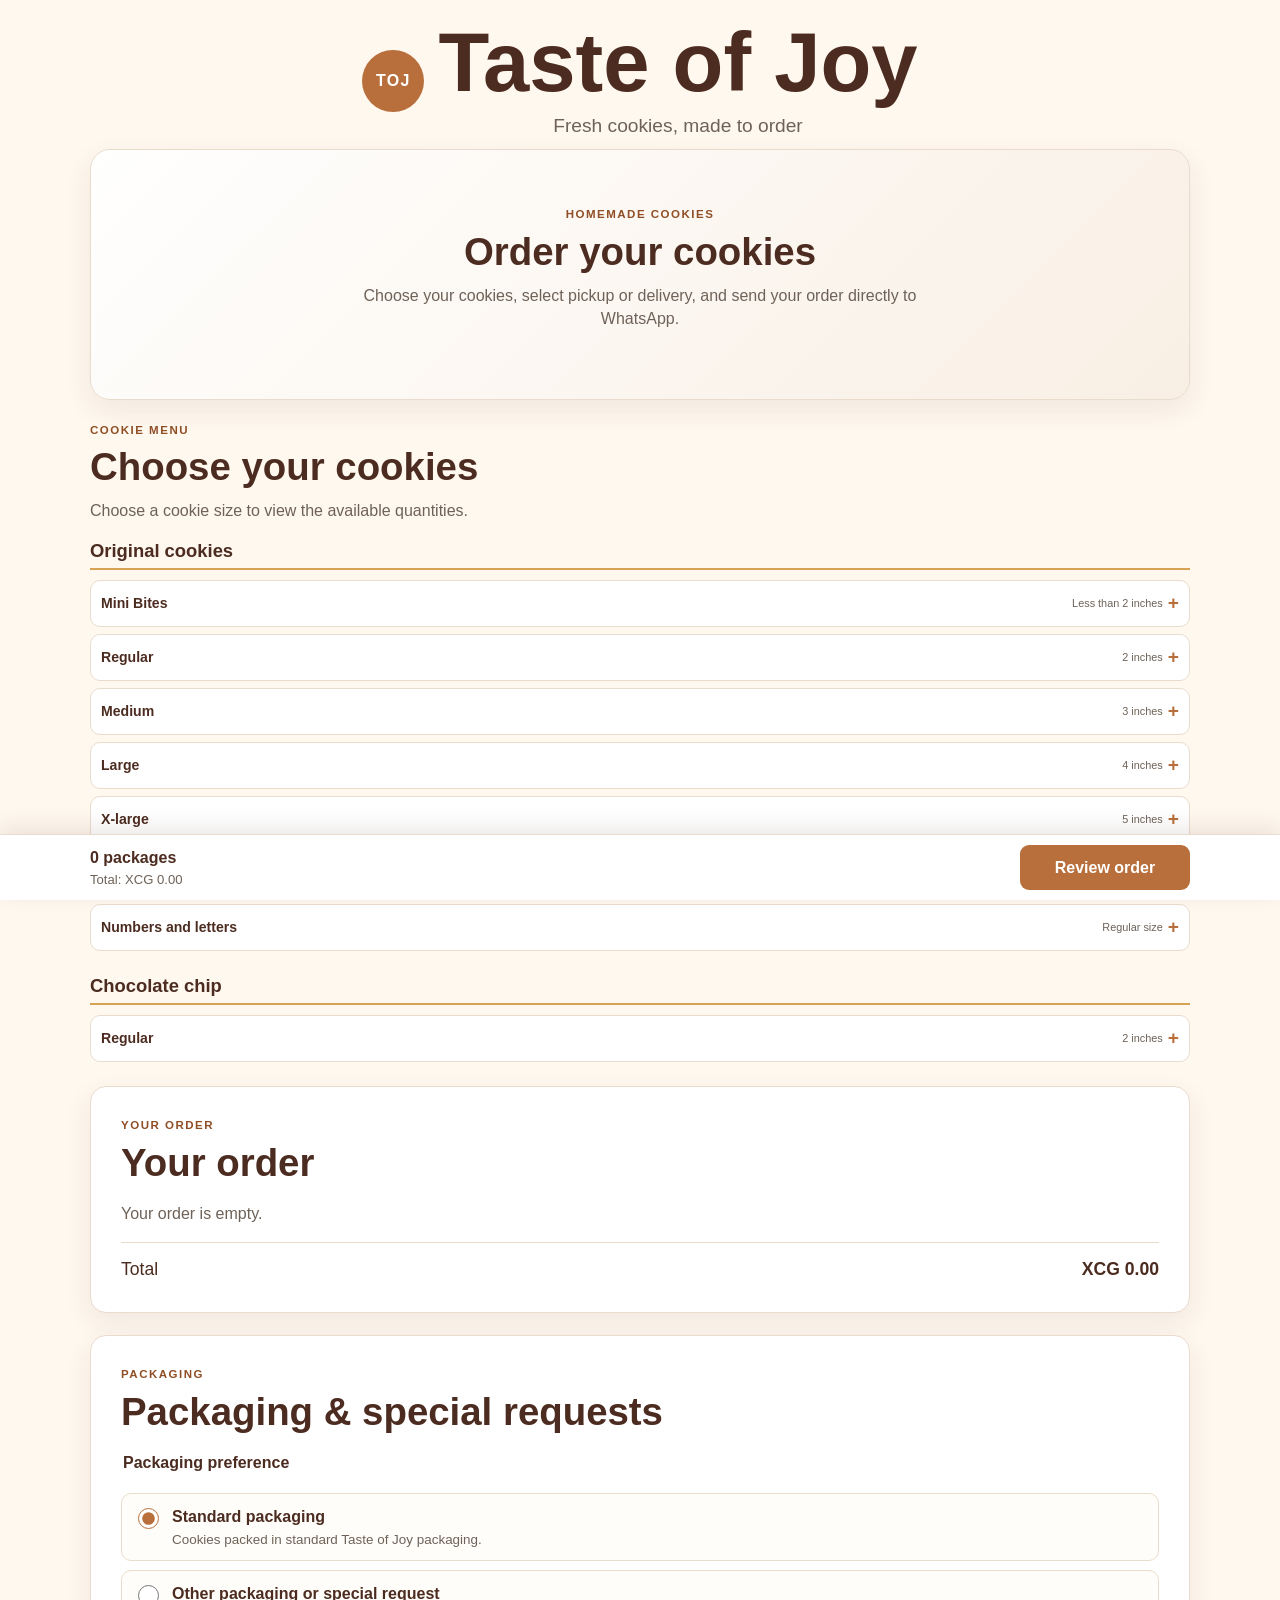
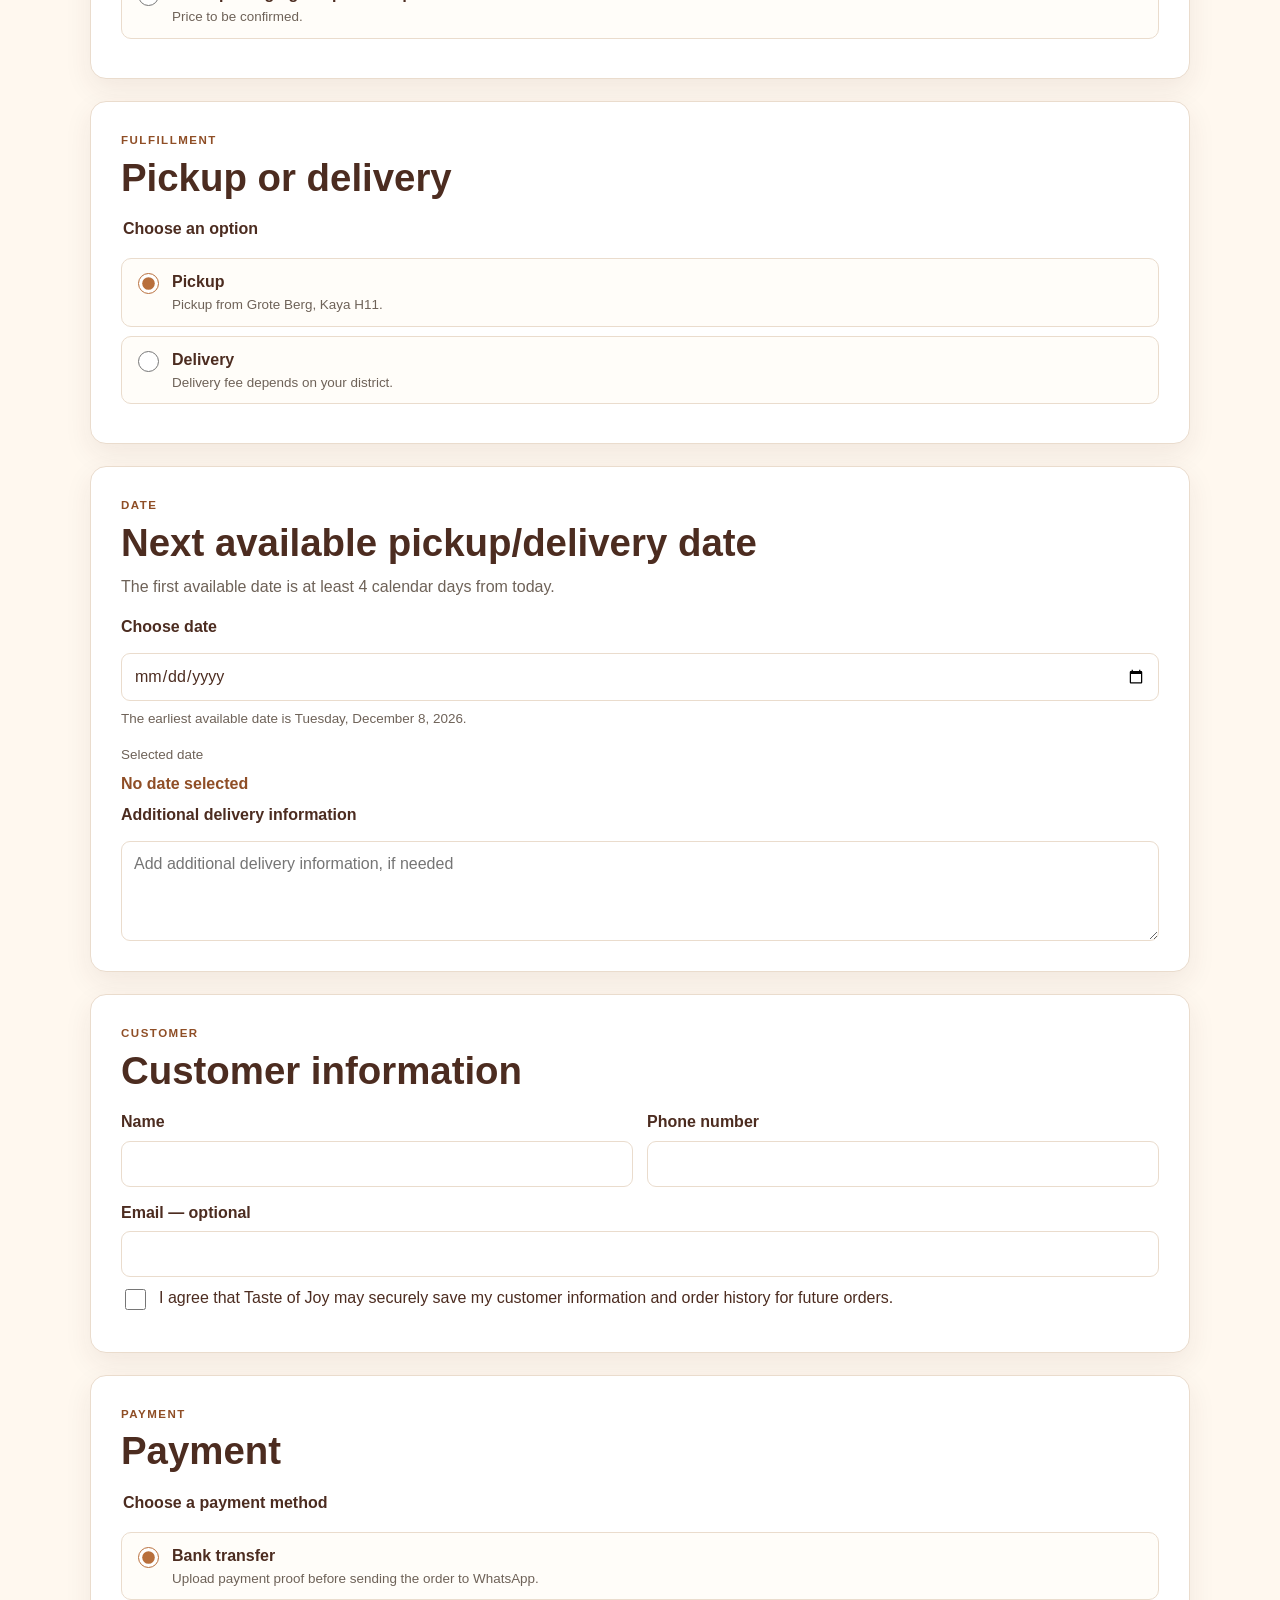
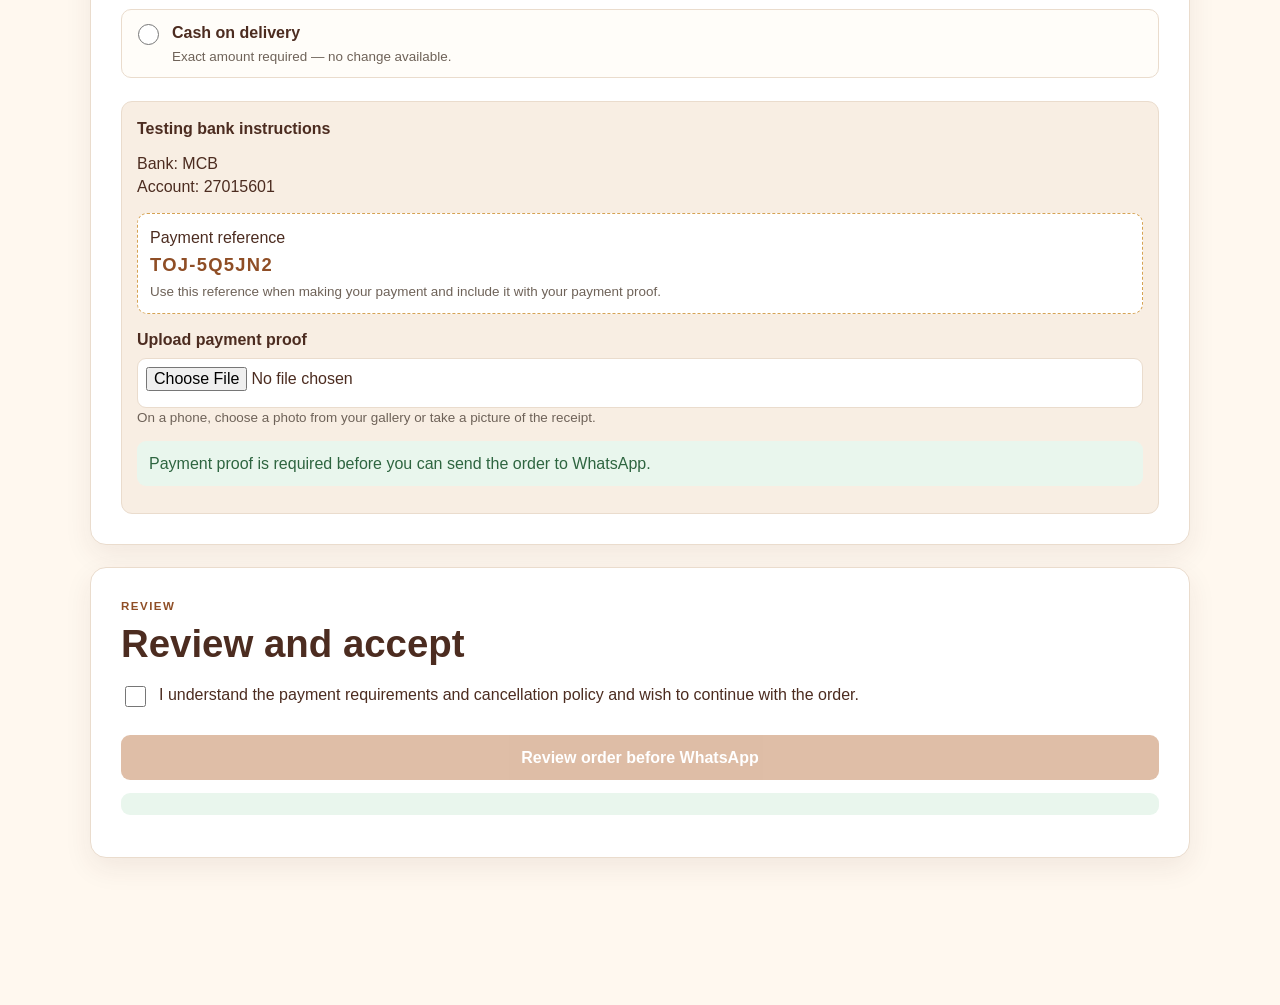
<file: index.html>
<!DOCTYPE html>
<html lang="en">
<head>
  <meta charset="UTF-8">

  <meta
    name="viewport"
    content="width=device-width, initial-scale=1, viewport-fit=cover">

  <meta
    name="theme-color"
    content="#fff8ef">

  <meta
    name="description"
    content="Order fresh homemade cookies from Taste of Joy.">

  <title>Taste of Joy | Order your cookies</title>

  <link
    rel="stylesheet"
    href="./styles.css">
</head>

<body>
  <header class="site-header">
    <div class="brand">
      <div class="brand-mark">TOJ</div>

      <div class="brand-copy">
        <h1 class="site-title">
          Taste of Joy
        </h1>

        <p class="site-tagline">
          Fresh cookies, made to order
        </p>
      </div>
    </div>
  </header>

  <main>
    <section class="hero">
      <p class="eyebrow">
        Homemade cookies
      </p>

      <h2>
        Order your cookies
      </h2>

      <p>
        Choose your cookies, select pickup or delivery,
        and send your order directly to WhatsApp.
      </p>
    </section>

    <section class="section">
      <div class="section-heading">
        <p class="eyebrow">
          Cookie menu
        </p>

        <h2>
          Choose your cookies
        </h2>

        <p>
          Choose a cookie size to view the available quantities.
        </p>
      </div>

      <div id="menu">
        <p class="muted">
          Loading cookie packages...
        </p>
      </div>
    </section>

    <form
      id="orderForm"
      class="order-form"
      novalidate>

      <section class="section card">
        <div class="section-heading">
          <p class="eyebrow">
            Your order
          </p>

          <h2>
            Your order
          </h2>
        </div>

        <div id="cart">
          <p class="muted">
            Your order is empty.
          </p>
        </div>

        <div class="total-row">
          <span>
            Total
          </span>

          <strong id="pageOrderTotal">
            XCG 0.00
          </strong>
        </div>
      </section>

      <section class="section card">
        <div class="section-heading">
          <p class="eyebrow">
            Packaging
          </p>

          <h2>
            Packaging &amp; special requests
          </h2>
        </div>

        <fieldset>
          <legend>
            Packaging preference
          </legend>

          <label class="choice">
            <input
              type="radio"
              name="packaging"
              value="standard"
              checked>

            <span>
              <b>
                Standard packaging
              </b>

              <small>
                Cookies packed in standard Taste of Joy packaging.
              </small>
            </span>
          </label>

          <label class="choice">
            <input
              type="radio"
              name="packaging"
              value="other">

            <span>
              <b>
                Other packaging or special request
              </b>

              <small>
                Price to be confirmed.
              </small>
            </span>
          </label>
        </fieldset>

        <div
          id="specialRequest"
          class="hidden field-block">

          <label for="specialRequestText">
            Describe your packaging or special request
          </label>

          <textarea
            id="specialRequestText"
            name="specialRequestText"
            placeholder="Describe your packaging or special request"></textarea>
        </div>
      </section>

      <section class="section card">
        <div class="section-heading">
          <p class="eyebrow">
            Fulfillment
          </p>

          <h2>
            Pickup or delivery
          </h2>
        </div>

        <fieldset>
          <legend>
            Choose an option
          </legend>

          <label class="choice">
            <input
              type="radio"
              name="fulfillment"
              value="pickup"
              checked>

            <span>
              <b>
                Pickup
              </b>

              <small>
                Pickup from Grote Berg, Kaya H11.
              </small>
            </span>
          </label>

          <label class="choice">
            <input
              type="radio"
              name="fulfillment"
              value="delivery">

            <span>
              <b>
                Delivery
              </b>

              <small>
                Delivery fee depends on your district.
              </small>
            </span>
          </label>
        </fieldset>

        <div
          id="deliveryFields"
          class="hidden field-block">

          <label for="district">
            Delivery district
          </label>

          <select
            id="district"
            name="district">

            <option value="">
              Select a district
            </option>

            <option value="1">
              District 1 — XCG 7.50
            </option>

            <option value="2">
              District 2 — XCG 7.50
            </option>

            <option value="3">
              District 3 — XCG 15.00
            </option>
          </select>

          <label for="address">
            Delivery address
          </label>

          <textarea
            id="address"
            name="address"
            placeholder="Enter your delivery address"></textarea>

          <label for="instructions">
            Delivery instructions
          </label>

          <textarea
            id="instructions"
            name="instructions"
            placeholder="Add delivery instructions, if needed"></textarea>
        </div>
      </section>

      <section class="section card">
        <div class="section-heading">
          <p class="eyebrow">
            Date
          </p>

          <h2>
            Next available pickup/delivery date
          </h2>

          <p>
            The first available date is at least 4 calendar days from today.
          </p>
        </div>

        <div class="date-box">
          <label for="orderDate">
            Choose date
          </label>

          <input
            id="orderDate"
            name="orderDate"
            type="date"
            required>

          <p
            id="dateMinimumMessage"
            class="date-help">
          </p>

          <p class="selected-date-label">
            Selected date
          </p>

          <strong id="selectedDateWords">
            No date selected
          </strong>

          <label for="dateNote">
            Additional delivery information
          </label>

          <textarea
            id="dateNote"
            name="dateNote"
            placeholder="Add additional delivery information, if needed"></textarea>
        </div>
      </section>

      <section class="section card">
        <div class="section-heading">
          <p class="eyebrow">
            Customer
          </p>

          <h2>
            Customer information
          </h2>
        </div>

        <div class="form-grid">
          <div>
            <label for="customerName">
              Name
            </label>

            <input
              id="customerName"
              name="customerName"
              type="text"
              autocomplete="name"
              required>
          </div>

          <div>
            <label for="phone">
              Phone number
            </label>

            <input
              id="phone"
              name="phone"
              type="tel"
              inputmode="tel"
              autocomplete="tel"
              required>
          </div>

          <div class="full-width">
            <label for="email">
              Email — optional
            </label>

            <input
              id="email"
              name="email"
              type="email"
              inputmode="email"
              autocomplete="email">
          </div>
        </div>

        <label class="checkbox-choice">
          <input
            id="saveProfile"
            name="saveProfile"
            type="checkbox">

          <span>
            I agree that Taste of Joy may securely save my customer
            information and order history for future orders.
          </span>
        </label>
      </section>

      <section class="section card">
        <div class="section-heading">
          <p class="eyebrow">
            Payment
          </p>

          <h2>
            Payment
          </h2>
        </div>

        <fieldset>
          <legend>
            Choose a payment method
          </legend>

          <label class="choice">
            <input
              type="radio"
              name="payment"
              value="bank"
              checked>

            <span>
              <b>
                Bank transfer
              </b>

              <small>
                Upload payment proof before sending the order to WhatsApp.
              </small>
            </span>
          </label>

          <label class="choice">
            <input
              type="radio"
              name="payment"
              value="cash">

            <span>
              <b>
                Cash on delivery
              </b>

              <small>
                Exact amount required — no change available.
              </small>
            </span>
          </label>
        </fieldset>

        <div id="bankFields">
          <div class="payment-box">
            <p>
              <b>
                Testing bank instructions
              </b>
            </p>

            <p>
              Bank: MCB<br>
              Account: 27015601
            </p>

            <div class="payment-reference-box">
              <span>
                Payment reference
              </span>

              <strong id="paymentReference">
                Generating...
              </strong>

              <small>
                Use this reference when making your payment
                and include it with your payment proof.
              </small>
            </div>

            <label for="proof">
              Upload payment proof
            </label>

            <input
              id="proof"
              name="proof"
              type="file"
              accept="image/*,.pdf"
              capture="environment">

            <small>
              On a phone, choose a photo from your gallery
              or take a picture of the receipt.
            </small>

            <p
              id="proofRequirementMessage"
              class="notice">

              Payment proof is required before you can send
              the order to WhatsApp.
            </p>
          </div>
        </div>

        <div
          id="cashNotice"
          class="notice hidden">

          Please have the exact amount ready.
          Taste of Joy does not carry change.
        </div>
      </section>

      <section class="section card">
        <div class="section-heading">
          <p class="eyebrow">
            Review
          </p>

          <h2>
            Review and accept
          </h2>
        </div>

        <label class="checkbox-choice">
          <input
            id="acceptPolicy"
            name="acceptPolicy"
            type="checkbox"
            required>

          <span>
            I understand the payment requirements and cancellation policy
            and wish to continue with the order.
          </span>
        </label>

        <button
          id="submitOrder"
          class="primary-button"
          type="button"
          disabled>

          Review order before WhatsApp
        </button>

        <p
          id="formMessage"
          class="notice"
          aria-live="polite"></p>
      </section>
    </form>
  </main>

  <div
    id="stickyOrderBar"
    class="sticky-order-bar">

    <div class="sticky-order-info">
      <strong id="stickyItems">
        0 packages
      </strong>

      <span id="stickyTotal">
        Total: XCG 0.00
      </span>
    </div>

    <button
      id="stickyReview"
      class="primary-button"
      type="button">

      Review order
    </button>
  </div>

  <div
    id="confirmationBackdrop"
    class="modal-backdrop hidden">
  </div>

  <section
    id="confirmationModal"
    class="modal hidden"
    role="dialog"
    aria-modal="true"
    aria-labelledby="confirmTitle">

    <button
      id="confirmationClose"
      class="modal-close"
      type="button"
      aria-label="Close confirmation window">

      ×
    </button>

    <p class="eyebrow">
      Final check
    </p>

    <h2 id="confirmTitle">
      Confirm your order
    </h2>

    <p>
      Please review your order before continuing to WhatsApp.
    </p>

    <div
      id="confirmationSummary"
      class="confirmation-summary">
    </div>

    <div class="modal-actions">
      <button
        id="editOrder"
        class="secondary-button"
        type="button">

        Go back and edit
      </button>

      <button
        id="confirmOrder"
        class="primary-button"
        type="button">

        Confirm and continue to WhatsApp
      </button>
    </div>
  </section>

  <script
    src="./app.js"
    defer>
  </script>
</body>
</html>
</file>
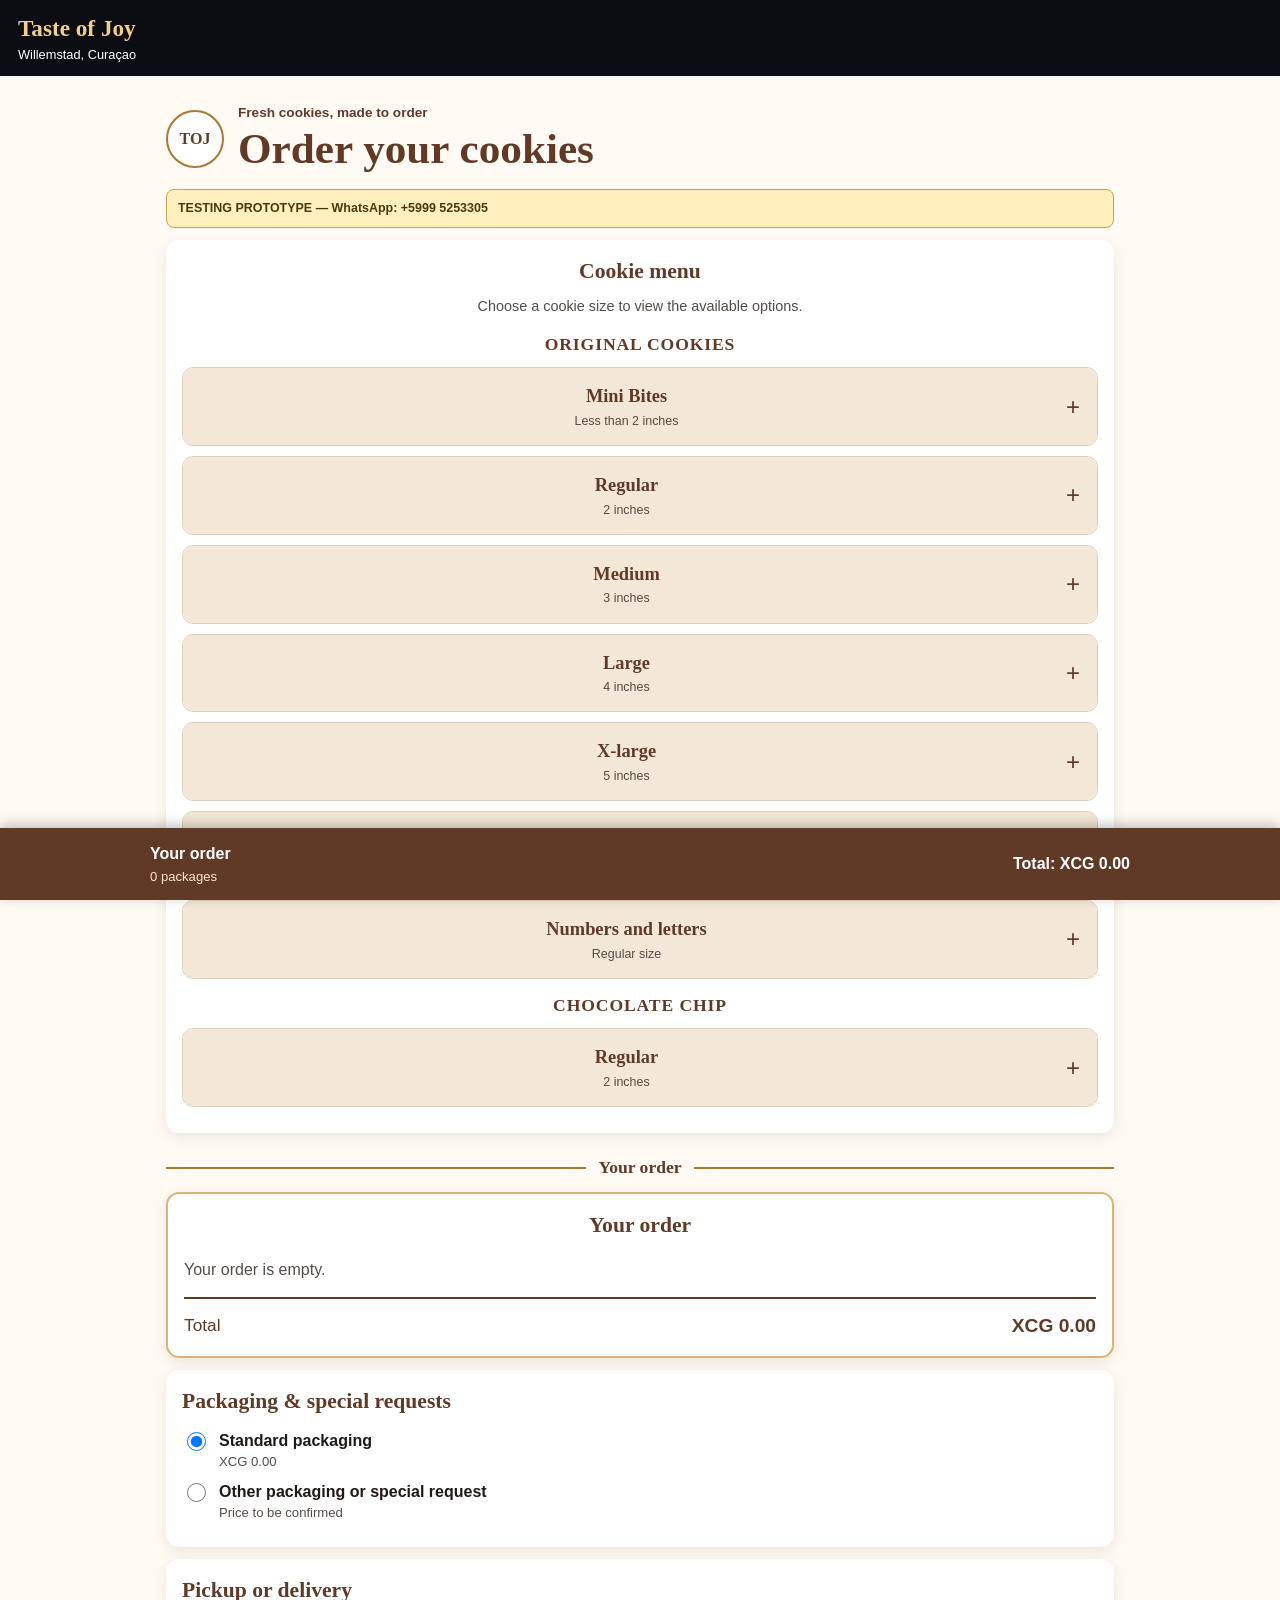
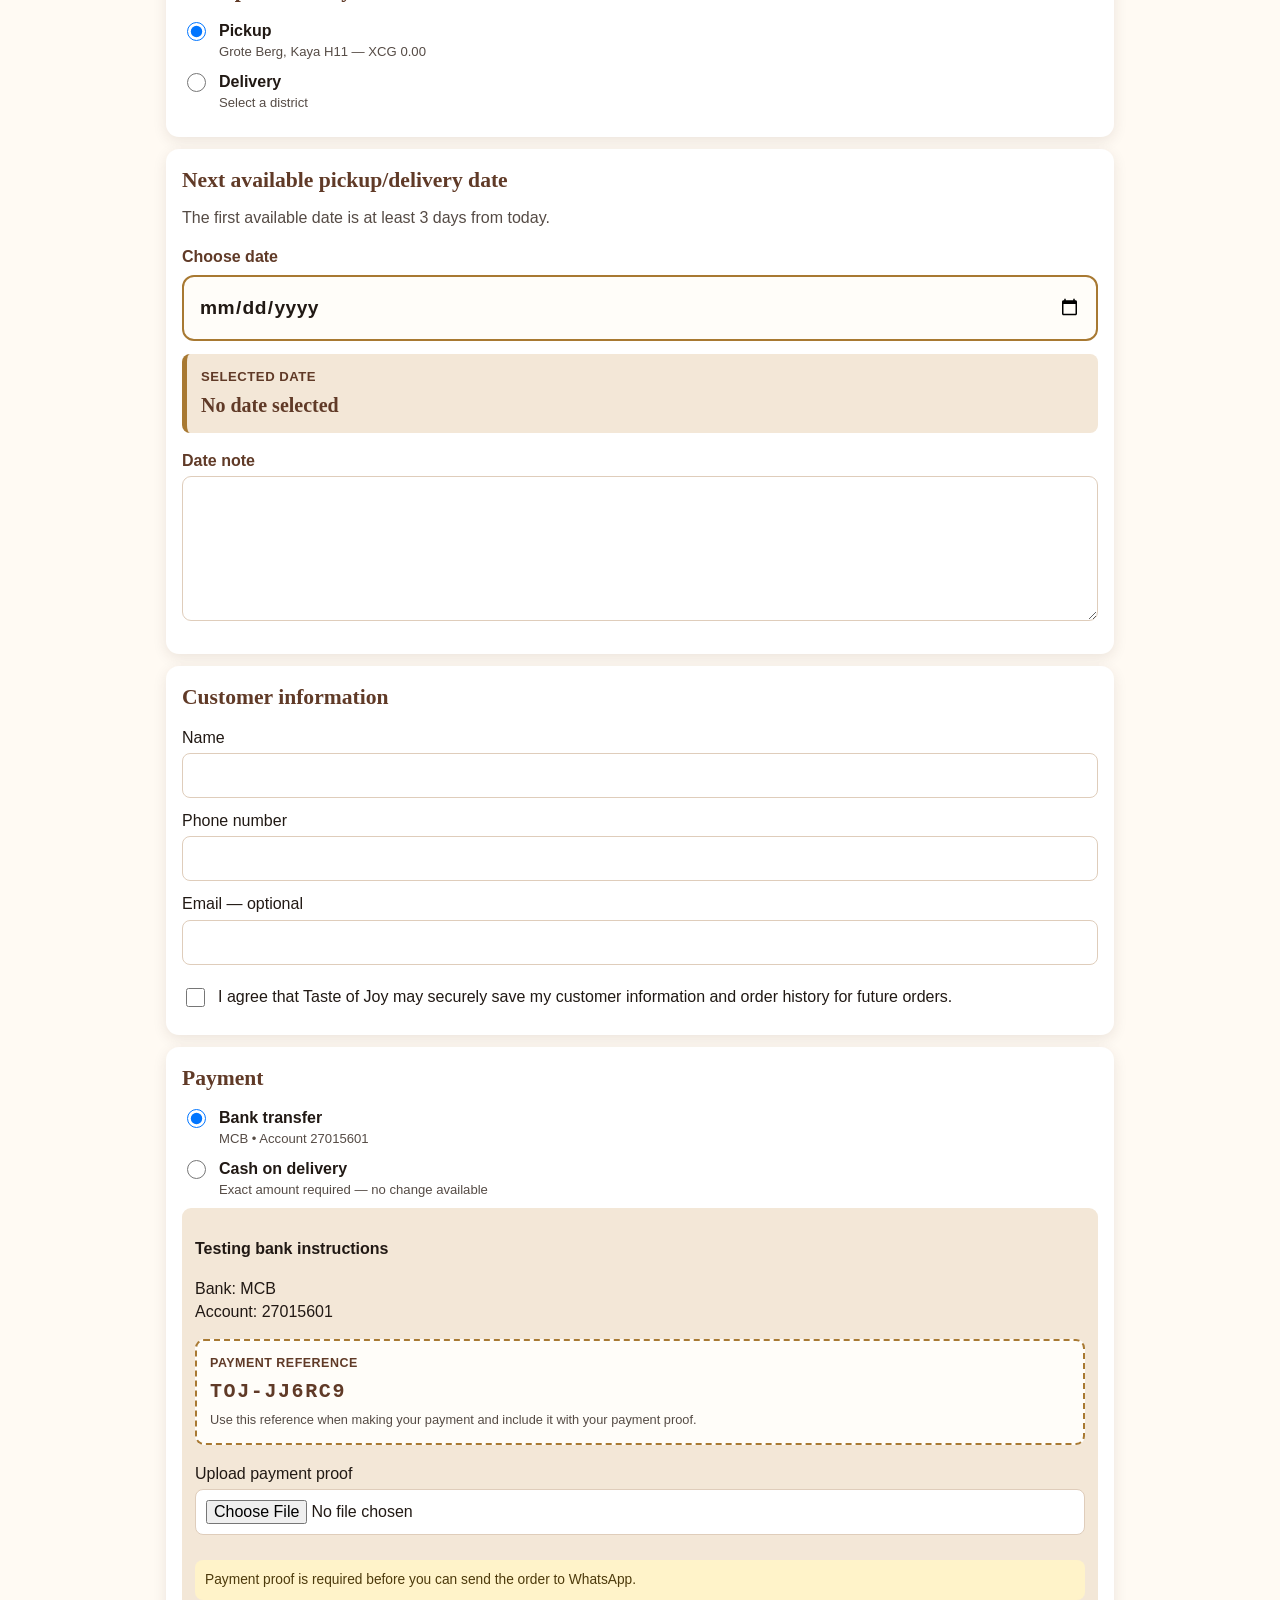
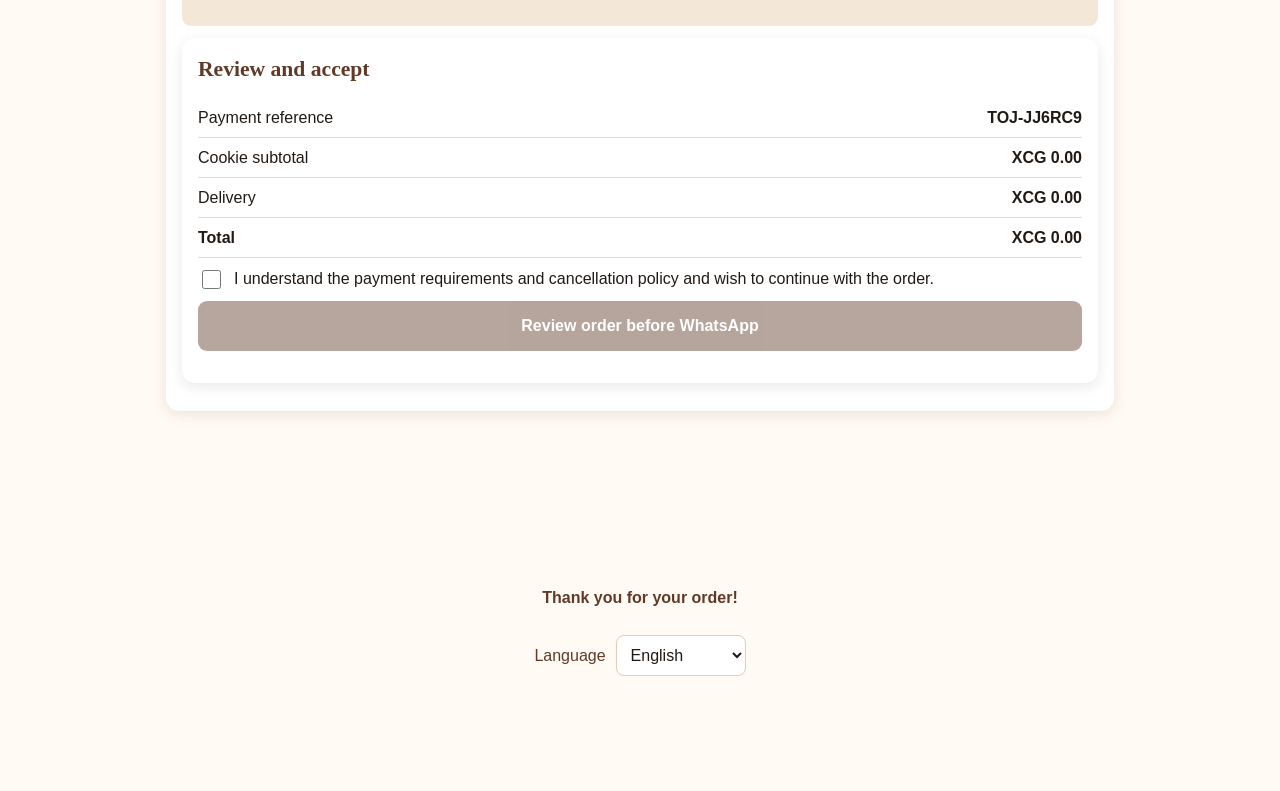
<file: Taste of Joy/index.html>
<!DOCTYPE html>
<html lang="en">
<head>
  <meta charset="UTF-8">
  <meta
    name="viewport"
    content="width=device-width, initial-scale=1.0">

  <title>Taste of Joy | Cookie Orders</title>

  <link rel="stylesheet" href="./styles.css">
</head>

<body>
  <header class="topbar">
    <div>
      <div class="brand">
        Taste of Joy
      </div>

      <div class="location">
        Willemstad, Curaçao
      </div>
    </div>
  </header>

  <main class="container">
    <section class="hero">
      <div class="logo-mark">
        TOJ
      </div>

      <div>
        <p
          class="eyebrow"
          data-i18n="madeToOrder">
          Fresh cookies, made to order
        </p>

        <h1 data-i18n="orderCookies">
          Order your cookies
        </h1>
      </div>
    </section>

    <div class="testing-banner">
      TESTING PROTOTYPE — WhatsApp: +5999 5253305
    </div>

    <section class="card menu-card">
      <h2
        class="centered-heading"
        data-i18n="menu">
        Cookie menu
      </h2>

      <p
        class="menu-instruction"
        data-i18n="chooseSize">
        Choose a cookie size to view the available options.
      </p>

      <div id="menu"></div>
    </section>

    <div
      class="section-divider"
      aria-hidden="true">

      <span></span>

      <b data-i18n="yourOrder">
        Your order
      </b>

      <span></span>
    </div>

    <section
      id="orderSection"
      class="card order-card">

      <h2
        class="centered-heading"
        data-i18n="yourOrder">
        Your order
      </h2>

      <div id="cart">
        <p
          class="muted"
          data-i18n="emptyCart">
          Your order is empty.
        </p>
      </div>

      <div class="page-order-total">
        <span data-i18n="total">
          Total
        </span>

        <strong id="pageOrderTotal">
          XCG 0.00
        </strong>
      </div>
    </section>

    <section class="card">
      <h2 data-i18n="packaging">
        Packaging & special requests
      </h2>

      <label class="choice">
        <input
          type="radio"
          name="packaging"
          value="standard"
          checked>

        <span>
          <b data-i18n="standardPackaging">
            Standard packaging
          </b>

          <small>
            XCG 0.00
          </small>
        </span>
      </label>

      <label class="choice">
        <input
          type="radio"
          name="packaging"
          value="other">

        <span>
          <b data-i18n="otherRequest">
            Other packaging or special request
          </b>

          <small data-i18n="reviewLater">
            Price to be confirmed
          </small>
        </span>
      </label>

      <textarea
        id="specialRequest"
        class="hidden"
        data-placeholder="specialPlaceholder"
        placeholder="Describe your packaging or special request">
      </textarea>
    </section>

    <section class="card">
      <h2 data-i18n="fulfillment">
        Pickup or delivery
      </h2>

      <label class="choice">
        <input
          type="radio"
          name="fulfillment"
          value="pickup"
          checked>

        <span>
          <b data-i18n="pickup">
            Pickup
          </b>

          <small>
            Grote Berg, Kaya H11 — XCG 0.00
          </small>
        </span>
      </label>

      <label class="choice">
        <input
          type="radio"
          name="fulfillment"
          value="delivery">

        <span>
          <b data-i18n="delivery">
            Delivery
          </b>

          <small data-i18n="selectDistrict">
            Select a district
          </small>
        </span>
      </label>

      <div
        id="deliveryFields"
        class="hidden">

        <label
          for="district"
          data-i18n="district">
          Delivery district
        </label>

        <select id="district">
          <option value="">
            Select district
          </option>

          <option value="1">
            District 1 — XCG 7.50
          </option>

          <option value="2">
            District 2 — XCG 7.50
          </option>

          <option value="3">
            District 3 — XCG 15.00
          </option>
        </select>

        <label
          for="address"
          data-i18n="address">
          Delivery address
        </label>

        <input
          id="address"
          type="text">

        <label
          for="instructions"
          data-i18n="instructions">
          Delivery instructions
        </label>

        <textarea id="instructions"></textarea>
      </div>
    </section>

    <section class="card">
      <h2 data-i18n="nextDate">
        Next available pickup/delivery date
      </h2>

      <p
        class="date-helper"
        data-i18n="dateExplanation">
        The first available date is at least 3 days from today.
      </p>

      <label
        for="orderDate"
        class="date-label"
        data-i18n="chooseDate">
        Choose date
      </label>

      <input
        id="orderDate"
        class="large-date"
        type="date"
        aria-describedby="selectedDateWords">

      <div class="selected-date-box">
        <span data-i18n="selectedDate">
          Selected date
        </span>

        <strong id="selectedDateWords">
          No date selected
        </strong>
      </div>

      <label
        for="dateNote"
        class="date-note-label"
        data-i18n="dateNote">
        Date note
      </label>

      <textarea
        id="dateNote"
        class="date-note"
        data-placeholder="dateNotePlaceholder"
        placeholder="Add a note about the requested date, if needed">
      </textarea>
    </section>

    <section class="card">
      <h2 data-i18n="customerInfo">
        Customer information
      </h2>

      <label
        for="customerName"
        data-i18n="name">
        Name
      </label>

      <input
        id="customerName"
        type="text"
        required>

      <label
        for="phone"
        data-i18n="phone">
        Phone number
      </label>

      <input
        id="phone"
        type="tel"
        required>

      <label
        for="email"
        data-i18n="email">
        Email — optional
      </label>

      <input
        id="email"
        type="email">

      <label class="checkbox">
        <input
          id="saveProfile"
          type="checkbox">

        <span data-i18n="saveProfile">
          I agree that Taste of Joy may securely save my customer information and order history for future orders.
        </span>
      </label>
    </section>

    <section class="card">
      <h2 data-i18n="payment">
        Payment
      </h2>

      <label class="choice">
        <input
          type="radio"
          name="payment"
          value="bank"
          checked>

        <span>
          <b data-i18n="bankTransfer">
            Bank transfer
          </b>

          <small>
            MCB • Account 27015601
          </small>
        </span>
      </label>

      <label class="choice">
        <input
          type="radio"
          name="payment"
          value="cash">

        <span>
          <b data-i18n="cashDelivery">
            Cash on delivery
          </b>

          <small data-i18n="exactCash">
            Exact amount required — no change available
          </small>
        </span>
      </label>

      <div id="bankFields">
  <div class="payment-box">
    <p>
      <b>
        Testing bank instructions
      </b>
    </p>

    <p>
      Bank: MCB<br>
      Account: 27015601
    </p>

    <div class="payment-reference-box">
      <span>
        Payment reference
      </span>

      <strong id="paymentReference">
        Generating...
      </strong>

      <small>
        Use this reference when making your payment and include it with your payment proof.
      </small>
    </div>

    <label for="proof">
      Upload payment proof
    </label>

    <input
      id="proof"
      type="file"
      accept=".jpg,.jpeg,.png,.pdf">

    <p
      id="proofRequirementMessage"
      class="notice">
      Payment proof is required before you can send the order to WhatsApp.
    </p>
  </div>
</div>

<div
  id="cashNotice"
  class="notice hidden">
  Please have the exact amount ready. Taste of Joy does not carry change.
</div>

    <section class="card">
      <h2 data-i18n="review">
        Review and accept
      </h2>

      <div id="finalSummary"></div>

      <label class="checkbox required">
        <input
          id="acceptPolicy"
          type="checkbox">

        <span data-i18n="acceptPolicy">
          I understand the payment requirements and cancellation policy and wish to continue with the order.
        </span>
      </label>

      <button
        id="submitOrder"
        class="primary"
        type="button"
        disabled
        data-i18n="sendOrder">
        Review order before WhatsApp
      </button>

      <p id="formMessage"></p>
    </section>
  </main>

  <section
    id="stickyCart"
    class="sticky-cart"
    aria-label="Your order">

    <div class="sticky-cart-summary">
      <div>
        <strong data-i18n="yourOrder">
          Your order
        </strong>

        <span id="stickyItems">
          0 packages
        </span>
      </div>

      <strong id="stickyTotal">
        Total: XCG 0.00
      </strong>
    </div>
  </section>

  <div
    id="confirmationBackdrop"
    class="confirmation-backdrop hidden">
  </div>

  <section
    id="confirmationModal"
    class="confirmation-modal hidden"
    role="dialog"
    aria-modal="true"
    aria-labelledby="confirmationTitle">

    <div class="confirmation-header">
      <h2
        id="confirmationTitle"
        data-i18n="confirmTitle">
        Confirm your order
      </h2>

      <button
        id="confirmationClose"
        class="modal-close"
        type="button"
        aria-label="Close confirmation">
        ×
      </button>
    </div>

    <div id="confirmationSummary"></div>

    <p
      class="confirmation-note"
      data-i18n="confirmNote">
      Please review your order before continuing to WhatsApp.
    </p>

    <div class="confirmation-actions">
      <button
        id="editOrder"
        class="secondary-button"
        type="button"
        data-i18n="editOrder">
        Go back and edit
      </button>

      <button
        id="confirmOrder"
        class="primary"
        type="button"
        data-i18n="confirmAndWhatsApp">
        Confirm and continue to WhatsApp
      </button>
    </div>
  </section>

  <footer>
    <p>
      <b data-i18n="thankYou">
        Thank you for your order!
      </b>
    </p>

    <label class="language-bottom">
      <span data-i18n="language">
        Language
      </span>

      <select
        id="language"
        aria-label="Language">
        <option value="en">
          English
        </option>

        <option value="pap">
          Papiamentu
        </option>

        <option value="nl">
          Nederlands
        </option>

        <option value="es">
          Español
        </option>
      </select>
    </label>
  </footer>

  <script src="./app.js"></script>
</body>
</html>
</file>
<file: styles.css>
:root {
  --cream: #fff8ef;
  --paper: #ffffff;
  --brown: #4c2c20;
  --brown-light: #6e6258;
  --orange: #b86f3c;
  --orange-dark: #8f4e26;
  --gold: #d6a354;
  --border: #eadccd;
  --soft: #f8eee3;
  --success: #e9f6ed;
  --error: #fff0ed;
  --shadow: 0 10px 28px rgba(76, 44, 32, 0.08);
}

*,
*::before,
*::after {
  box-sizing: border-box;
}

html,
body {
  width: 100%;
  max-width: 100%;
  overflow-x: hidden;
}

html {
  scroll-behavior: smooth;
}

body {
  min-width: 320px;
  margin: 0;
  background: var(--cream);
  color: var(--brown);
  font-family: Arial, Helvetica, sans-serif;
  line-height: 1.45;
  -webkit-text-size-adjust: 100%;
}

body.modal-open {
  overflow: hidden;
}

button,
input,
select,
textarea {
  max-width: 100%;
  font: inherit;
}

button {
  min-height: 44px;
  border: 0;
  border-radius: 9px;
  cursor: pointer;
  touch-action: manipulation;
}

button:disabled {
  cursor: not-allowed;
  opacity: 0.45;
}

button:focus-visible,
input:focus-visible,
select:focus-visible,
textarea:focus-visible {
  outline: 3px solid var(--gold);
  outline-offset: 2px;
}

input,
select,
textarea {
  display: block;
  width: 100%;
  min-height: 46px;
  border: 1px solid var(--border);
  border-radius: 9px;
  background: var(--paper);
  color: var(--brown);
  font-size: 16px;
  padding: 10px 12px;
}

textarea {
  min-height: 100px;
  resize: vertical;
}

input[type="radio"],
input[type="checkbox"] {
  width: 21px;
  min-height: 21px;
  flex: 0 0 auto;
  accent-color: var(--orange);
}

label {
  display: block;
  margin-bottom: 7px;
  font-weight: 700;
}

small {
  display: block;
  color: var(--brown-light);
  font-size: 0.84rem;
  font-weight: 400;
}

p {
  margin: 0 0 12px;
}

h1,
h2,
h3 {
  margin: 0 0 10px;
  line-height: 1.15;
}

h2 {
  font-size: clamp(1.65rem, 4vw, 2.4rem);
}

h3 {
  font-size: 1.2rem;
}

.site-header,
main {
  width: min(calc(100% - 24px), 1100px);
  max-width: 100%;
  margin-right: auto;
  margin-left: auto;
}

.site-header {
  padding: 22px 0 10px;
}

.brand {
  display: flex;
  align-items: center;
  justify-content: center;
  gap: 14px;
  text-align: center;
}

.brand-mark {
  display: grid;
  width: 62px;
  height: 62px;
  flex: 0 0 auto;
  place-items: center;
  border-radius: 50%;
  background: var(--orange);
  color: #fff;
  font-size: 1rem;
  font-weight: 800;
  letter-spacing: 0.08em;
}

.site-title {
  margin: 0;
  color: var(--brown);
  font-size: clamp(2.3rem, 8vw, 5.2rem);
  font-weight: 900;
  line-height: 0.98;
  text-align: center;
}

.site-tagline {
  margin: 8px 0 0;
  color: var(--brown-light);
  font-size: clamp(0.9rem, 2.4vw, 1.2rem);
  text-align: center;
}

.eyebrow {
  margin-bottom: 7px;
  color: var(--orange-dark);
  font-size: 0.72rem;
  font-weight: 800;
  letter-spacing: 0.13em;
  text-transform: uppercase;
}

main {
  padding-bottom: 125px;
}

.hero {
  margin-bottom: 22px;
  padding: clamp(22px, 5vw, 56px);
  border: 1px solid var(--border);
  border-radius: 20px;
  background: linear-gradient(
    135deg,
    rgba(255, 255, 255, 0.96),
    rgba(248, 238, 227, 0.92)
  );
  box-shadow: var(--shadow);
  text-align: center;
}

.hero h2 {
  max-width: 700px;
  margin-right: auto;
  margin-left: auto;
}

.hero p:last-child {
  max-width: 620px;
  margin-right: auto;
  margin-left: auto;
  color: var(--brown-light);
  font-size: 1rem;
}

.section {
  width: 100%;
  max-width: 100%;
  margin: 22px 0;
}

.card {
  width: 100%;
  max-width: 100%;
  padding: clamp(16px, 3vw, 30px);
  border: 1px solid var(--border);
  border-radius: 16px;
  background: var(--paper);
  box-shadow: var(--shadow);
}

.section-heading {
  margin-bottom: 17px;
}

.section-heading p:not(.eyebrow) {
  color: var(--brown-light);
}

.menu-category {
  width: 100%;
  max-width: 100%;
  margin-bottom: 24px;
}

.category-title {
  padding-bottom: 7px;
  border-bottom: 2px solid var(--gold);
  font-size: 1.15rem;
}

.cookie-group {
  width: 100%;
  max-width: 100%;
  margin: 7px 0;
  overflow: hidden;
  border: 1px solid var(--border);
  border-radius: 10px;
  background: var(--paper);
}

.cookie-group summary {
  display: flex;
  align-items: center;
  justify-content: space-between;
  gap: 5px;
  width: 100%;
  min-height: 45px;
  padding: 8px 10px;
  cursor: pointer;
  list-style: none;
  font-size: 0.88rem;
  font-weight: 800;
  line-height: 1.15;
  overflow-wrap: anywhere;
}

.cookie-group summary::-webkit-details-marker {
  display: none;
}

.cookie-group summary::after {
  content: "+";
  flex: 0 0 auto;
  color: var(--orange);
  font-size: 1.2rem;
}

.cookie-group[open] summary::after {
  content: "−";
}

.cookie-group summary small {
  min-width: 0;
  max-width: 42%;
  margin-left: auto;
  color: var(--brown-light);
  font-size: 0.68rem;
  line-height: 1.15;
  text-align: right;
  overflow-wrap: anywhere;
}

.cookie-table-wrap {
  width: 100%;
  max-width: 100%;
  overflow: hidden;
  border-top: 1px solid var(--border);
}

.cookie-table {
  width: 100%;
  max-width: 100%;
  table-layout: fixed;
  border-collapse: collapse;
  border-spacing: 0;
}

.cookie-table caption {
  position: absolute;
  width: 1px;
  height: 1px;
  overflow: hidden;
  clip: rect(0 0 0 0);
}

.cookie-table th,
.cookie-table td {
  width: 33.333%;
  max-width: 33.333%;
  padding: 7px 3px;
  border-bottom: 1px solid var(--border);
  text-align: left;
  vertical-align: middle;
  line-height: 1.15;
  overflow-wrap: anywhere;
  word-break: break-word;
}

.cookie-table th {
  background: var(--soft);
  color: var(--brown);
  font-size: 0.7rem;
}

.cookie-table td {
  color: var(--brown);
  font-size: 0.72rem;
}

.cookie-table th:last-child,
.cookie-table td:last-child {
  text-align: center;
}

.cookie-table tbody tr:last-child td {
  border-bottom: 0;
}

.cookie-table button {
  display: block;
  width: 100%;
  min-width: 0;
  min-height: 30px;
  padding: 4px 2px;
  background: var(--orange);
  color: #fff;
  font-size: 0.65rem;
  line-height: 1.05;
  white-space: normal;
  overflow-wrap: anywhere;
}

.cookie-table button:hover {
  background: var(--orange-dark);
}

.mobile-scroll-note {
  display: none;
}

.form-grid {
  display: grid;
  grid-template-columns: repeat(2, minmax(0, 1fr));
  gap: 14px;
}

.full-width {
  grid-column: 1 / -1;
}

fieldset {
  min-width: 0;
  margin: 0;
  padding: 0;
  border: 0;
}

legend {
  margin-bottom: 9px;
  font-weight: 800;
}

.choice,
.checkbox-choice {
  display: flex;
  align-items: flex-start;
  gap: 10px;
  margin: 9px 0;
  padding: 11px;
  border: 1px solid var(--border);
  border-radius: 10px;
  background: #fffdf9;
  cursor: pointer;
}

.choice span,
.checkbox-choice span {
  min-width: 0;
  flex: 1;
}

.choice b {
  display: block;
  margin-bottom: 2px;
}

.checkbox-choice {
  align-items: flex-start;
  border: 0;
  padding: 0;
  background: transparent;
  font-weight: 400;
}

.checkbox-choice span {
  font-weight: 400;
}

.field-block {
  display: grid;
  gap: 10px;
  width: 100%;
  max-width: 100%;
  margin-top: 14px;
}

.date-box {
  display: grid;
  gap: 8px;
  width: 100%;
  max-width: 100%;
}

.date-box input[type="date"] {
  width: 100%;
  max-width: 100%;
  min-height: 46px;
  appearance: none;
  -webkit-appearance: none;
}

.date-help {
  min-height: 20px;
  margin: 0;
  color: var(--brown-light);
  font-size: 0.84rem;
}

.selected-date-label {
  margin-top: 8px;
  margin-bottom: 0;
  color: var(--brown-light);
  font-size: 0.84rem;
}

.selected-date-label + strong {
  color: var(--orange-dark);
}

.payment-box {
  width: 100%;
  max-width: 100%;
  margin-top: 14px;
  padding: 15px;
  border: 1px solid var(--border);
  border-radius: 11px;
  background: var(--soft);
}

.payment-reference-box {
  display: grid;
  gap: 3px;
  margin: 14px 0;
  padding: 12px;
  border: 1px dashed var(--gold);
  border-radius: 10px;
  background: var(--paper);
}

.payment-reference-box strong {
  color: var(--orange-dark);
  font-size: 1.15rem;
  letter-spacing: 0.07em;
}

.payment-box input[type="file"] {
  height: auto;
  min-height: 50px;
  padding: 8px;
  background: var(--paper);
}

.notice {
  margin-top: 13px;
  padding: 11px 12px;
  border-radius: 9px;
  background: var(--success);
  color: #2e6540;
}

.notice.error {
  background: var(--error);
  color: #913c2d;
}

.total-row,
.confirmation-summary-line {
  display: flex;
  align-items: center;
  justify-content: space-between;
  gap: 12px;
}

.total-row {
  margin-top: 17px;
  padding-top: 14px;
  border-top: 1px solid var(--border);
  font-size: 1.1rem;
}

.primary-button {
  width: 100%;
  margin-top: 16px;
  padding: 11px 15px;
  background: var(--orange);
  color: #fff;
  font-weight: 800;
}

.primary-button:hover {
  background: var(--orange-dark);
}

.secondary-button {
  width: 100%;
  padding: 11px 15px;
  border: 1px solid var(--orange);
  background: transparent;
  color: var(--orange-dark);
  font-weight: 800;
}

.hidden {
  display: none !important;
}

.muted {
  color: var(--brown-light);
}

.order-line {
  display: flex;
  align-items: flex-start;
  justify-content: space-between;
  gap: 14px;
  padding: 13px 0;
  border-bottom: 1px solid var(--border);
}

.order-line:last-child {
  border-bottom: 0;
}

.order-line small {
  margin-top: 3px;
}

.quantity-controls {
  display: flex;
  align-items: center;
  gap: 7px;
  margin-top: 9px;
}

.quantity-controls button {
  width: 40px;
  min-height: 40px;
  padding: 0;
  background: var(--soft);
  color: var(--orange-dark);
  font-size: 1.2rem;
  font-weight: 800;
}

.quantity-number {
  min-width: 22px;
  text-align: center;
  font-weight: 800;
}

.remove {
  min-height: 38px;
  margin-top: 6px;
  padding: 5px 0;
  background: transparent;
  color: var(--orange-dark);
  font-size: 0.84rem;
  font-weight: 700;
}

.sticky-order-bar {
  position: fixed;
  z-index: 20;
  right: 0;
  bottom: 0;
  left: 0;
  display: flex;
  align-items: center;
  justify-content: space-between;
  gap: 12px;
  padding: 10px max(12px, calc((100% - 1100px) / 2));
  padding-bottom: max(10px, env(safe-area-inset-bottom));
  border-top: 1px solid var(--border);
  background: rgba(255, 255, 255, 0.97);
  box-shadow: 0 -7px 20px rgba(76, 44, 32, 0.1);
  backdrop-filter: blur(10px);
}

.sticky-order-info {
  display: grid;
  gap: 1px;
}

.sticky-order-bar span {
  color: var(--brown-light);
  font-size: 0.82rem;
}

.sticky-order-bar button {
  width: auto;
  min-width: 170px;
  margin-top: 0;
}

.modal-backdrop {
  position: fixed;
  z-index: 30;
  inset: 0;
  background: rgba(40, 23, 16, 0.58);
}

.modal {
  position: fixed;
  z-index: 31;
  top: 50%;
  left: 50%;
  width: min(680px, calc(100% - 20px));
  max-height: 90vh;
  overflow-y: auto;
  padding: 20px;
  border-radius: 15px;
  background: var(--paper);
  box-shadow: var(--shadow);
  transform: translate(-50%, -50%);
}

.modal-close {
  position: absolute;
  top: 7px;
  right: 9px;
  width: 40px;
  min-height: 40px;
  padding: 0;
  background: transparent;
  color: var(--brown-light);
  font-size: 1.7rem;
}

.confirmation-summary {
  margin: 15px 0;
  padding: 13px;
  border: 1px solid var(--border);
  border-radius: 10px;
  background: var(--soft);
}

.confirmation-summary-line {
  padding: 8px 0;
  border-bottom: 1px solid var(--border);
}

.confirmation-summary-line:last-child {
  border-bottom: 0;
}

.confirmation-summary-line small {
  margin-top: 3px;
}

.modal-actions {
  display: grid;
  grid-template-columns: 1fr 1fr;
  gap: 10px;
}

.modal-actions button {
  margin-top: 0;
}

@media (max-width: 700px) {
  .site-header,
  main {
    width: calc(100% - 24px);
    max-width: calc(100% - 24px);
  }

  .site-header {
    padding-top: 17px;
  }

  .brand {
    display: block;
  }

  .brand-mark {
    width: 54px;
    height: 54px;
    margin: 0 auto 8px;
  }

  .site-title {
    font-size: clamp(2.15rem, 12vw, 4.2rem);
  }

  .site-tagline {
    margin-top: 5px;
    font-size: 0.86rem;
  }

  main {
    padding-bottom: 115px;
  }

  .hero {
    margin-bottom: 15px;
    padding: 17px 13px;
    border-radius: 13px;
  }

  .hero p:last-child {
    font-size: 0.88rem;
  }

  .section {
    margin: 14px 0;
  }

  .section-heading {
    margin-bottom: 12px;
  }

  .card {
    padding: 12px;
    border-radius: 12px;
  }

  .menu-category {
    margin-bottom: 16px;
  }

  .category-title {
    padding-bottom: 5px;
    font-size: 1rem;
  }

  .cookie-group {
    margin: 5px 0;
    border-radius: 8px;
  }

  .cookie-group summary {
    min-height: 39px;
    padding: 6px 8px;
    font-size: 0.78rem;
    line-height: 1.05;
  }

  .cookie-group summary::after {
    font-size: 1rem;
  }

  .cookie-group summary small {
    font-size: 0.6rem;
    line-height: 1.05;
  }

  .cookie-table th,
  .cookie-table td {
    padding: 5px 2px;
    font-size: 0.64rem;
    line-height: 1.05;
  }

  .cookie-table button {
    min-height: 27px;
    padding: 3px 1px;
    font-size: 0.58rem;
    line-height: 1;
  }

  .form-grid {
    grid-template-columns: 1fr;
    gap: 10px;
  }

  .full-width {
    grid-column: auto;
  }

  .choice,
  .checkbox-choice {
    gap: 8px;
    margin: 7px 0;
    padding: 8px;
  }

  .field-block {
    gap: 8px;
    margin-top: 10px;
  }

  .date-box {
    gap: 6px;
  }

  .payment-box {
    margin-top: 10px;
    padding: 11px;
  }

  .payment-reference-box {
    margin: 10px 0;
    padding: 9px;
  }

  .notice {
    margin-top: 9px;
    padding: 8px 9px;
    font-size: 0.82rem;
  }

  .total-row {
    margin-top: 12px;
    padding-top: 10px;
  }

  .order-line {
    align-items: flex-start;
    flex-direction: column;
    gap: 8px;
    padding: 10px 0;
  }

  .order-line > strong {
    align-self: flex-end;
  }

  .quantity-controls {
    margin-top: 6px;
  }

  .remove {
    margin-top: 3px;
  }

  .sticky-order-bar {
    align-items: stretch;
    flex-direction: column;
    gap: 5px;
    padding-right: 9px;
    padding-left: 9px;
  }

  .sticky-order-bar button {
    width: 100%;
    min-width: 0;
  }

  .modal {
    padding: 17px 13px;
  }

  .modal-actions {
    grid-template-columns: 1fr;
  }
}

@media (max-width: 380px) {
  .site-header,
  main {
    width: calc(100% - 16px);
    max-width: calc(100% - 16px);
  }

  .card {
    padding: 10px;
  }

  .cookie-group summary {
    min-height: 36px;
    padding: 5px 7px;
    font-size: 0.74rem;
  }

  .cookie-group summary small {
    font-size: 0.56rem;
  }

  .cookie-table th,
  .cookie-table td {
    padding: 4px 2px;
    font-size: 0.6rem;
  }

  .cookie-table button {
    min-height: 25px;
    font-size: 0.55rem;
  }
}
</file>
<file: Taste of Joy/styles.css>
:root {
  --brown: #603a27;
  --gold: #a87932;
  --cream: #fffaf3;
  --light: #f3e7d7;
  --ink: #211914;
  --muted: #554b45;
  --white: #ffffff;
  --danger: #9b2226;
  --border: #dfcdbb;
  --shadow: 0 4px 14px rgba(70, 42, 25, .10);
}

* {
  box-sizing: border-box;
}

html {
  font-size: 16px;
  scroll-behavior: smooth;
}

body {
  margin: 0;
  background: var(--cream);
  color: var(--ink);
  font-family: Arial, Helvetica, sans-serif;
  line-height: 1.45;
}

button,
input,
select,
textarea {
  font: inherit;
}

button {
  cursor: pointer;
}

.topbar {
  background: #0c0d12;
  color: #fff;
  padding: 12px 18px;
}

.brand {
  color: #f0ce8d;
  font-family: Georgia, serif;
  font-size: 1.45rem;
  font-weight: bold;
}

.location {
  color: #fff;
  font-size: .8rem;
}

.container {
  max-width: 980px;
  margin: auto;
  padding: 12px 16px 125px;
}

.hero {
  display: flex;
  align-items: center;
  gap: 14px;
  padding: 15px 0;
}

.logo-mark {
  width: 58px;
  height: 58px;
  flex: 0 0 58px;
  border: 2px solid var(--gold);
  border-radius: 50%;
  display: grid;
  place-items: center;
  color: var(--brown);
  font-family: Georgia, serif;
  font-weight: bold;
  background: #fff;
}

.eyebrow {
  color: var(--brown);
  font-weight: bold;
  margin: 0;
  font-size: .85rem;
}

h1,
h2,
h3 {
  font-family: Georgia, serif;
  color: var(--brown);
}

h1 {
  margin: 2px 0;
  font-size: clamp(1.8rem, 6vw, 2.7rem);
  line-height: 1.1;
}

h2 {
  margin: 0 0 12px;
  font-size: 1.35rem;
}

h3 {
  margin: 14px 0 8px;
  font-size: 1.1rem;
}

.centered-heading {
  text-align: center;
}

.category-title {
  text-align: center;
  text-transform: uppercase;
  letter-spacing: .05em;
}

.menu-instruction {
  color: var(--muted);
  text-align: center;
  margin: -3px 0 15px;
  font-size: .9rem;
}

.card {
  background: var(--white);
  border-radius: 13px;
  padding: 16px;
  margin: 12px 0;
  box-shadow: var(--shadow);
}

.testing-banner {
  background: #fff0bd;
  border: 1px solid #c6a740;
  color: #4b390d;
  padding: 9px 11px;
  border-radius: 8px;
  font-size: .78rem;
  font-weight: bold;
}

.section-divider {
  display: flex;
  align-items: center;
  gap: 12px;
  color: var(--brown);
  margin: 22px 0 12px;
  text-align: center;
}

.section-divider span {
  flex: 1;
  height: 2px;
  background: var(--gold);
}

.section-divider b {
  font-family: Georgia, serif;
  font-size: 1.1rem;
  white-space: nowrap;
}

.order-card {
  border: 2px solid #d6b47b;
  scroll-margin-top: 15px;
}

.page-order-total {
  display: flex;
  justify-content: space-between;
  align-items: center;
  border-top: 2px solid var(--brown);
  margin-top: 12px;
  padding-top: 13px;
  color: var(--brown);
  font-size: 1.08rem;
}

.page-order-total strong {
  font-size: 1.2rem;
}

select,
input[type="text"],
input[type="tel"],
input[type="email"],
input[type="file"],
textarea {
  width: 100%;
  border: 1px solid var(--border);
  border-radius: 8px;
  padding: 10px;
  margin: 4px 0 11px;
  background: #fff;
  color: var(--ink);
}

textarea {
  min-height: 85px;
  resize: vertical;
}

select:focus,
input:focus,
textarea:focus,
button:focus {
  outline: 3px solid #e2bb63;
  outline-offset: 2px;
}

.date-helper {
  color: var(--muted);
  margin-top: -3px;
}

.date-label {
  display: block;
  color: var(--brown);
  font-weight: bold;
  margin-top: 16px;
}

.large-date {
  display: block;
  width: 100%;
  min-height: 66px;
  padding: 15px;
  margin-top: 7px;
  border: 2px solid var(--gold);
  border-radius: 12px;
  background: #fffdf9;
  color: var(--ink);
  font-size: 1.2rem;
  font-weight: bold;
  letter-spacing: .02em;
}

.selected-date-box {
  display: flex;
  flex-direction: column;
  gap: 5px;
  margin: 13px 0 16px;
  padding: 13px 14px;
  border-left: 5px solid var(--gold);
  border-radius: 8px;
  background: var(--light);
  color: var(--brown);
}

.selected-date-box span {
  font-size: .82rem;
  font-weight: bold;
  text-transform: uppercase;
  letter-spacing: .04em;
}

.selected-date-box strong {
  font-family: Georgia, serif;
  font-size: 1.25rem;
}

.date-note-label {
  display: block;
  margin-top: 12px;
  color: var(--brown);
  font-weight: bold;
}

.date-note {
  width: 100%;
  min-height: 145px;
  padding: 13px;
  border: 1px solid var(--border);
  border-radius: 9px;
  background: #fff;
  color: var(--ink);
  font-size: 1rem;
  line-height: 1.5;
  resize: vertical;
}

.cookie-group {
  border: 1px solid var(--border);
  border-radius: 11px;
  margin: 10px 0;
  overflow: hidden;
  background: #fffdf9;
}

.cookie-group summary {
  position: relative;
  list-style: none;
  cursor: pointer;
  text-align: center;
  padding: 15px 42px 15px 15px;
  background: var(--light);
  color: var(--brown);
  font-family: Georgia, serif;
  font-size: 1.15rem;
  font-weight: bold;
}

.cookie-group summary::-webkit-details-marker {
  display: none;
}

.cookie-group summary::after {
  content: "+";
  position: absolute;
  right: 17px;
  top: 50%;
  transform: translateY(-50%);
  font-family: Arial, sans-serif;
  font-size: 1.5rem;
  font-weight: normal;
}

.cookie-group[open] summary::after {
  content: "−";
}

.cookie-group summary small {
  display: block;
  color: var(--muted);
  font-family: Arial, Helvetica, sans-serif;
  font-size: .78rem;
  font-weight: normal;
  margin-top: 2px;
}

.cookie-table-wrap {
  overflow-x: auto;
  padding: 0 8px 8px;
}

.cookie-table {
  width: 100%;
  min-width: 650px;
  border-collapse: collapse;
  font-size: .9rem;
}

.cookie-table caption {
  text-align: left;
  font-family: Georgia, serif;
  font-size: 1.05rem;
  color: var(--brown);
  font-weight: bold;
  padding: 10px 0 7px;
}

.cookie-table th,
.cookie-table td {
  text-align: left;
  padding: 9px 7px;
  border-bottom: 1px solid #eadccd;
  vertical-align: middle;
}

.cookie-table th {
  background: #f8efe5;
  color: var(--brown);
}

.cookie-table td:last-child,
.cookie-table th:last-child {
  text-align: right;
}

.cookie-table button {
  background: var(--brown);
  color: #fff;
  border: 0;
  border-radius: 7px;
  padding: 7px 10px;
  min-height: 34px;
  font-size: .82rem;
}

.choice,
.checkbox {
  display: flex;
  align-items: flex-start;
  gap: 10px;
  margin: 9px 0;
}

.choice input,
.checkbox input {
  width: 19px;
  height: 19px;
  flex: 0 0 19px;
  margin-top: 3px;
}

.choice span {
  display: flex;
  flex-direction: column;
}

.choice small {
  color: var(--muted);
  font-size: .82rem;
}

.order-line {
  display: flex;
  justify-content: space-between;
  align-items: flex-start;
  gap: 12px;
  border-bottom: 1px solid #e5d9cc;
  padding: 10px 0;
}

.order-line small {
  display: block;
  color: var(--muted);
  margin-top: 3px;
}

.quantity-controls {
  display: inline-flex;
  align-items: center;
  gap: 8px;
  margin-top: 8px;
}

.quantity-controls button {
  width: 30px;
  height: 30px;
  border: 1px solid var(--brown);
  border-radius: 6px;
  color: var(--brown);
  background: #fff;
  font-size: 1.1rem;
  line-height: 1;
}

.quantity-number {
  min-width: 22px;
  text-align: center;
  font-weight: bold;
}

.remove {
  display: block;
  color: var(--danger);
  background: transparent;
  border: 0;
  padding: 3px 0;
  min-height: 36px;
  font-size: .78rem;
}

.payment-box {
  background: var(--light);
  border-radius: 9px;
  padding: 13px;
  margin-top: 9px;
}

.payment-reference-box {
  display: flex;
  flex-direction: column;
  gap: 5px;
  margin: 13px 0 17px;
  padding: 13px;
  border: 2px dashed var(--gold);
  border-radius: 9px;
  background: #fffdf9;
}

.payment-reference-box span {
  color: var(--brown);
  font-size: .78rem;
  font-weight: bold;
  letter-spacing: .04em;
  text-transform: uppercase;
}

.payment-reference-box strong {
  color: var(--brown);
  font-family: monospace;
  font-size: 1.25rem;
  letter-spacing: .08em;
  overflow-wrap: anywhere;
}

.payment-reference-box small {
  color: var(--muted);
  font-size: .8rem;
}

.summary-row {
  display: flex;
  justify-content: space-between;
  gap: 12px;
  padding: 8px 0;
  border-bottom: 1px solid #eadccd;
}

.primary,
.secondary-button {
  width: 100%;
  border: 0;
  border-radius: 9px;
  padding: 13px;
  font-weight: bold;
}

.primary {
  color: #fff;
  background: var(--brown);
}

.primary:disabled {
  opacity: .45;
  cursor: not-allowed;
}

.secondary-button {
  color: var(--brown);
  background: var(--light);
}

.notice {
  background: #fff3c9;
  color: #4d3a0b;
  padding: 10px;
  border-radius: 8px;
  font-size: .86rem;
}

.muted {
  color: var(--muted);
}

.hidden {
  display: none !important;
}

.sticky-cart {
  position: fixed;
  z-index: 30;
  left: 0;
  right: 0;
  bottom: 0;
  background: var(--brown);
  color: #fff;
  padding: 12px max(12px, calc((100% - 980px) / 2));
  box-shadow: 0 -3px 12px rgba(0, 0, 0, .25);
  transition: transform .2s ease, opacity .2s ease;
}

.sticky-cart.is-hidden {
  transform: translateY(110%);
  opacity: 0;
  pointer-events: none;
}

.sticky-cart-summary {
  display: flex;
  justify-content: space-between;
  align-items: center;
  gap: 14px;
  min-height: 48px;
}

.sticky-cart-summary > div {
  display: flex;
  flex-direction: column;
  gap: 2px;
}

.sticky-cart-summary span {
  color: #f8e6c4;
  font-size: .82rem;
}

.sticky-cart-summary > strong {
  white-space: nowrap;
}

.confirmation-backdrop {
  position: fixed;
  z-index: 50;
  inset: 0;
  background: rgba(22, 14, 10, .55);
}

.confirmation-modal {
  position: fixed;
  z-index: 60;
  left: 50%;
  top: 50%;
  transform: translate(-50%, -50%);
  width: min(92%, 560px);
  max-height: 85vh;
  overflow-y: auto;
  background: #fff;
  border-radius: 16px;
  padding: 18px;
  box-shadow: 0 10px 35px rgba(0, 0, 0, .3);
}

.confirmation-header {
  display: flex;
  justify-content: space-between;
  align-items: center;
  border-bottom: 1px solid #eadccd;
}

.confirmation-header h2 {
  margin-bottom: 10px;
}

.modal-close {
  border: 0;
  background: transparent;
  color: var(--brown);
  font-size: 2rem;
  line-height: 1;
  min-width: 44px;
  min-height: 44px;
}

.confirmation-summary-line {
  display: flex;
  justify-content: space-between;
  gap: 12px;
  border-bottom: 1px solid #eadccd;
  padding: 10px 0;
}

.confirmation-note {
  background: #fff3c9;
  color: #4d3a0b;
  padding: 10px;
  border-radius: 8px;
  font-size: .88rem;
}

.confirmation-actions {
  display: grid;
  gap: 9px;
  margin-top: 15px;
}

footer {
  text-align: center;
  color: var(--brown);
  padding: 22px 16px 115px;
}

.language-bottom {
  display: inline-flex;
  align-items: center;
  gap: 10px;
  margin-top: 10px;
}

.language-bottom select {
  width: auto;
  min-width: 130px;
  margin: 0;
}

@media (max-width: 600px) {
  .container {
    padding-left: 10px;
    padding-right: 10px;
  }

  .cookie-table {
    min-width: 650px;
  }

  .sticky-cart-summary {
    align-items: flex-start;
    flex-direction: column;
    gap: 3px;
  }

  .sticky-cart-summary > strong {
    font-size: .95rem;
  }

  .confirmation-modal {
    width: calc(100% - 20px);
  }
}
</file>
